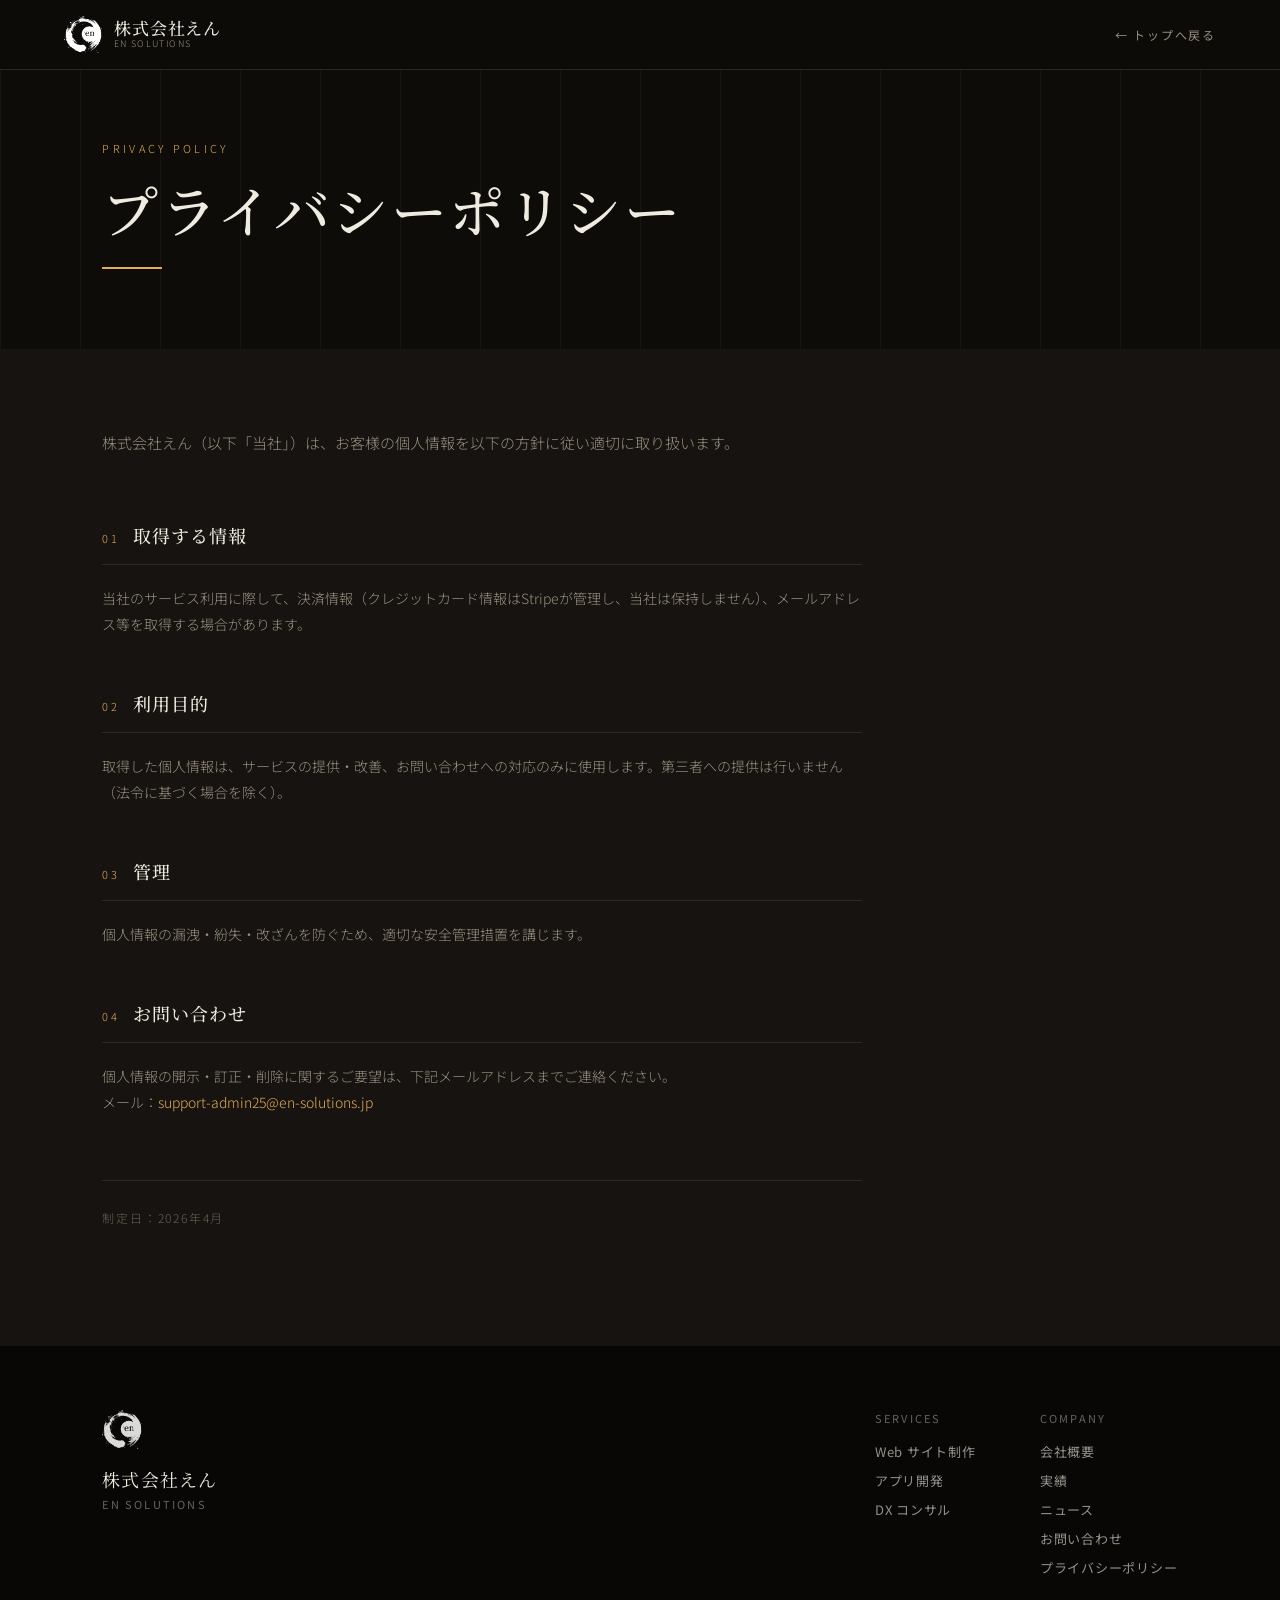
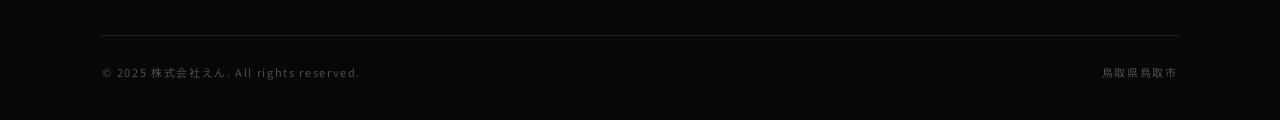
<file: privacy.html>
<!DOCTYPE html>
<html lang="ja">
<head>
<meta charset="UTF-8">
<meta name="viewport" content="width=device-width, initial-scale=1.0">
<title>プライバシーポリシー | 株式会社えん</title>
<link href="https://fonts.googleapis.com/css2?family=Noto+Serif+JP:wght@300;400;500;600;700&family=Noto+Sans+JP:wght@300;400;500;700&display=swap" rel="stylesheet">
<link rel="stylesheet" href="assets/css/style.css">
<style>
  :root {
    --bg: #0e0c09;
    --bg-alt: #161310;
    --text: #f0ebe0;
    --text-muted: #9a9080;
    --text-light: #6a6055;
    --accent: oklch(78% 0.12 75);
    --border: #2e2a22;
    --card-bg: #1c1814;
    --footer-bg: #080705;
    --nav-bg: rgba(14,12,9,0.92);
    --hero-font: 'Noto Serif JP', serif;
    --body-font: 'Noto Sans JP', sans-serif;
  }

  *, *::before, *::after { box-sizing: border-box; margin: 0; padding: 0; }
  html { scroll-behavior: smooth; }
  body {
    background: var(--bg);
    color: var(--text);
    font-family: var(--body-font);
    overflow-x: hidden;
  }

  /* Nav */
  nav {
    position: fixed; top: 0; left: 0; right: 0; z-index: 100;
    background: var(--nav-bg);
    backdrop-filter: blur(12px);
    border-bottom: 1px solid var(--border);
    padding: 0 clamp(20px, 5vw, 80px);
    height: 70px;
    display: flex; align-items: center; justify-content: space-between;
  }
  .nav-logo { display: flex; align-items: center; gap: 12px; text-decoration: none; }
  .nav-logo img { width: 38px; height: 38px; object-fit: contain; filter: invert(1); }
  .nav-logo-text { font-family: var(--hero-font); font-weight: 500; font-size: 17px; color: var(--text); letter-spacing: 0.05em; line-height: 1.1; }
  .nav-logo-sub { font-family: var(--body-font); font-weight: 300; font-size: 9px; color: var(--text-muted); letter-spacing: 0.15em; }
  .nav-back {
    font-family: var(--body-font); font-size: 12px; font-weight: 400; letter-spacing: 0.15em;
    color: var(--text-muted); text-decoration: none;
    transition: color 0.2s;
  }
  .nav-back:hover { color: var(--text); }

  /* Page header */
  .page-header {
    padding: 140px clamp(20px, 8vw, 140px) 80px;
    background: var(--bg);
    position: relative; overflow: hidden;
  }
  .page-header::before {
    content: '';
    position: absolute; inset: 0; pointer-events: none;
    opacity: 0.04;
    background-image: repeating-linear-gradient(90deg, var(--text) 0, var(--text) 1px, transparent 0, transparent 80px);
  }
  .page-header-inner { position: relative; z-index: 1; }
  .page-label {
    font-family: var(--body-font); font-size: 11px; font-weight: 300; letter-spacing: 0.3em;
    color: var(--accent); text-transform: uppercase; display: block; margin-bottom: 20px;
    animation: heroSlideUp 0.8s 0.1s cubic-bezier(.16,1,.3,1) both;
  }
  .page-title {
    font-family: var(--hero-font); font-weight: 500;
    font-size: clamp(32px, 5vw, 56px);
    color: var(--text); letter-spacing: 0.04em; line-height: 1.2;
    animation: heroSlideUp 0.8s 0.2s cubic-bezier(.16,1,.3,1) both;
    margin-bottom: 24px;
  }
  .page-accent-line {
    width: 60px; height: 2px; background: var(--accent);
    animation: lineDraw 0.8s 0.4s cubic-bezier(.16,1,.3,1) both;
    transform-origin: left;
  }

  /* Content */
  .policy-wrap {
    background: var(--bg-alt);
    padding: 80px clamp(20px, 8vw, 140px) 120px;
  }
  .policy-inner {
    max-width: 760px;
  }
  .policy-lead {
    font-family: var(--body-font); font-size: 15px; font-weight: 300; line-height: 1.9;
    color: var(--text-muted); margin-bottom: 64px;
  }
  .policy-section { margin-bottom: 52px; }
  .policy-section-title {
    font-family: var(--hero-font); font-weight: 500; font-size: 18px;
    color: var(--text); letter-spacing: 0.06em;
    margin-bottom: 20px; padding-bottom: 16px;
    border-bottom: 1px solid var(--border);
    display: flex; align-items: baseline; gap: 14px;
  }
  .policy-section-num {
    font-family: var(--body-font); font-size: 11px; font-weight: 300; letter-spacing: 0.2em;
    color: var(--accent);
  }
  .policy-section p {
    font-family: var(--body-font); font-size: 14px; font-weight: 300; line-height: 1.9;
    color: var(--text-muted);
  }
  .policy-section a {
    color: var(--accent); text-decoration: none;
  }
  .policy-section a:hover { opacity: 0.8; }

  .policy-date {
    font-family: var(--body-font); font-size: 12px; font-weight: 300; letter-spacing: 0.15em;
    color: var(--text-light); margin-top: 64px;
    padding-top: 28px; border-top: 1px solid var(--border);
  }

  /* Footer */
  footer {
    background: var(--footer-bg);
    padding: 64px clamp(20px, 8vw, 140px) 40px;
  }
  .footer-top {
    display: flex; justify-content: space-between; align-items: flex-start;
    margin-bottom: 48px; flex-wrap: wrap; gap: 32px;
  }
  .footer-logo img { width: 40px; filter: invert(1); opacity: 0.85; margin-bottom: 16px; display: block; }
  .footer-logo-name {
    font-family: var(--hero-font); font-weight: 400; font-size: 18px;
    color: var(--text); letter-spacing: 0.06em; margin-bottom: 4px;
  }
  .footer-logo-sub {
    font-family: var(--body-font); font-size: 11px;
    color: var(--text); opacity: 0.4; letter-spacing: 0.2em;
  }
  .footer-links { display: flex; gap: 64px; }
  .footer-col-label {
    font-family: var(--body-font); font-size: 11px; color: var(--text);
    opacity: 0.4; letter-spacing: 0.2em; margin-bottom: 16px;
  }
  .footer-col a, .footer-col span {
    display: block; font-family: var(--body-font); font-size: 13px;
    color: var(--text); opacity: 0.6; margin-bottom: 10px;
    letter-spacing: 0.06em; text-decoration: none; transition: opacity 0.2s;
  }
  .footer-col a:hover { opacity: 1; }
  .footer-bottom {
    border-top: 1px solid rgba(240,235,224,0.12);
    padding-top: 28px; display: flex; justify-content: space-between; align-items: center;
  }
  .footer-copy, .footer-location {
    font-family: var(--body-font); font-size: 11px;
    color: var(--text); opacity: 0.3; letter-spacing: 0.15em;
  }
</style>
</head>
<body>

<nav>
  <a href="index.html" class="nav-logo">
    <img src="assets/images/logo-en.png" alt="えんロゴ">
    <div>
      <div class="nav-logo-text">株式会社えん</div>
      <div class="nav-logo-sub">EN SOLUTIONS</div>
    </div>
  </a>
  <a href="index.html" class="nav-back">← トップへ戻る</a>
</nav>

<header class="page-header">
  <div class="page-header-inner">
    <span class="page-label">Privacy Policy</span>
    <h1 class="page-title">プライバシーポリシー</h1>
    <div class="page-accent-line"></div>
  </div>
</header>

<main class="policy-wrap">
  <div class="policy-inner">
    <p class="policy-lead reveal">
      株式会社えん（以下「当社」）は、お客様の個人情報を以下の方針に従い適切に取り扱います。
    </p>

    <div class="policy-section reveal">
      <h2 class="policy-section-title">
        <span class="policy-section-num">01</span>
        取得する情報
      </h2>
      <p>当社のサービス利用に際して、決済情報（クレジットカード情報はStripeが管理し、当社は保持しません）、メールアドレス等を取得する場合があります。</p>
    </div>

    <div class="policy-section reveal reveal-delay-1">
      <h2 class="policy-section-title">
        <span class="policy-section-num">02</span>
        利用目的
      </h2>
      <p>取得した個人情報は、サービスの提供・改善、お問い合わせへの対応のみに使用します。第三者への提供は行いません（法令に基づく場合を除く）。</p>
    </div>

    <div class="policy-section reveal reveal-delay-2">
      <h2 class="policy-section-title">
        <span class="policy-section-num">03</span>
        管理
      </h2>
      <p>個人情報の漏洩・紛失・改ざんを防ぐため、適切な安全管理措置を講じます。</p>
    </div>

    <div class="policy-section reveal reveal-delay-3">
      <h2 class="policy-section-title">
        <span class="policy-section-num">04</span>
        お問い合わせ
      </h2>
      <p>個人情報の開示・訂正・削除に関するご要望は、下記メールアドレスまでご連絡ください。<br>
      メール：<a href="mailto:support-admin25@en-solutions.jp">support-admin25@en-solutions.jp</a></p>
    </div>

    <p class="policy-date reveal">制定日：2026年4月</p>
  </div>
</main>

<footer>
  <div class="footer-top">
    <div class="footer-logo">
      <img src="assets/images/logo-en.png" alt="えん">
      <div class="footer-logo-name">株式会社えん</div>
      <div class="footer-logo-sub">EN SOLUTIONS</div>
    </div>
    <div class="footer-links">
      <div class="footer-col">
        <div class="footer-col-label">SERVICES</div>
        <span>Web サイト制作</span>
        <span>アプリ開発</span>
        <span>DX コンサル</span>
      </div>
      <div class="footer-col">
        <div class="footer-col-label">COMPANY</div>
        <a href="index.html#about">会社概要</a>
        <a href="index.html#cases">実績</a>
        <a href="index.html#news">ニュース</a>
        <a href="index.html#contact">お問い合わせ</a>
        <a href="privacy.html">プライバシーポリシー</a>
      </div>
    </div>
  </div>
  <div class="footer-bottom">
    <span class="footer-copy">© 2025 株式会社えん. All rights reserved.</span>
    <span class="footer-location">鳥取県鳥取市</span>
  </div>
</footer>

<script>
  // Scroll reveal
  const els = document.querySelectorAll('.reveal');
  const obs = new IntersectionObserver((entries) => {
    entries.forEach(e => { if (e.isIntersecting) e.target.classList.add('visible'); });
  }, { threshold: 0.12 });
  els.forEach(el => obs.observe(el));
</script>

</body>
</html>
</file>
<file: assets/css/style.css>
*, *::before, *::after { box-sizing: border-box; margin: 0; padding: 0; }
html { scroll-behavior: smooth; }
body { overflow-x: hidden; }

/* Scroll reveal */
.reveal { opacity: 0; transform: translateY(40px); transition: opacity 0.9s cubic-bezier(.16,1,.3,1), transform 0.9s cubic-bezier(.16,1,.3,1); }
.reveal.visible { opacity: 1; transform: translateY(0); }
.reveal-delay-1 { transition-delay: 0.1s; }
.reveal-delay-2 { transition-delay: 0.2s; }
.reveal-delay-3 { transition-delay: 0.3s; }
.reveal-delay-4 { transition-delay: 0.4s; }

/* Hero text animation */
@keyframes heroSlideUp {
  from { opacity: 0; transform: translateY(60px); }
  to { opacity: 1; transform: translateY(0); }
}
@keyframes heroFade {
  from { opacity: 0; }
  to { opacity: 1; }
}
@keyframes ensoSpin {
  from { transform: rotate(-10deg) scale(0.85); opacity: 0; }
  to { transform: rotate(0deg) scale(1); opacity: 1; }
}
@keyframes lineDraw {
  from { transform: scaleX(0); }
  to { transform: scaleX(1); }
}
@keyframes float {
  0%, 100% { transform: translateY(0px); }
  50% { transform: translateY(-12px); }
}
</file>
